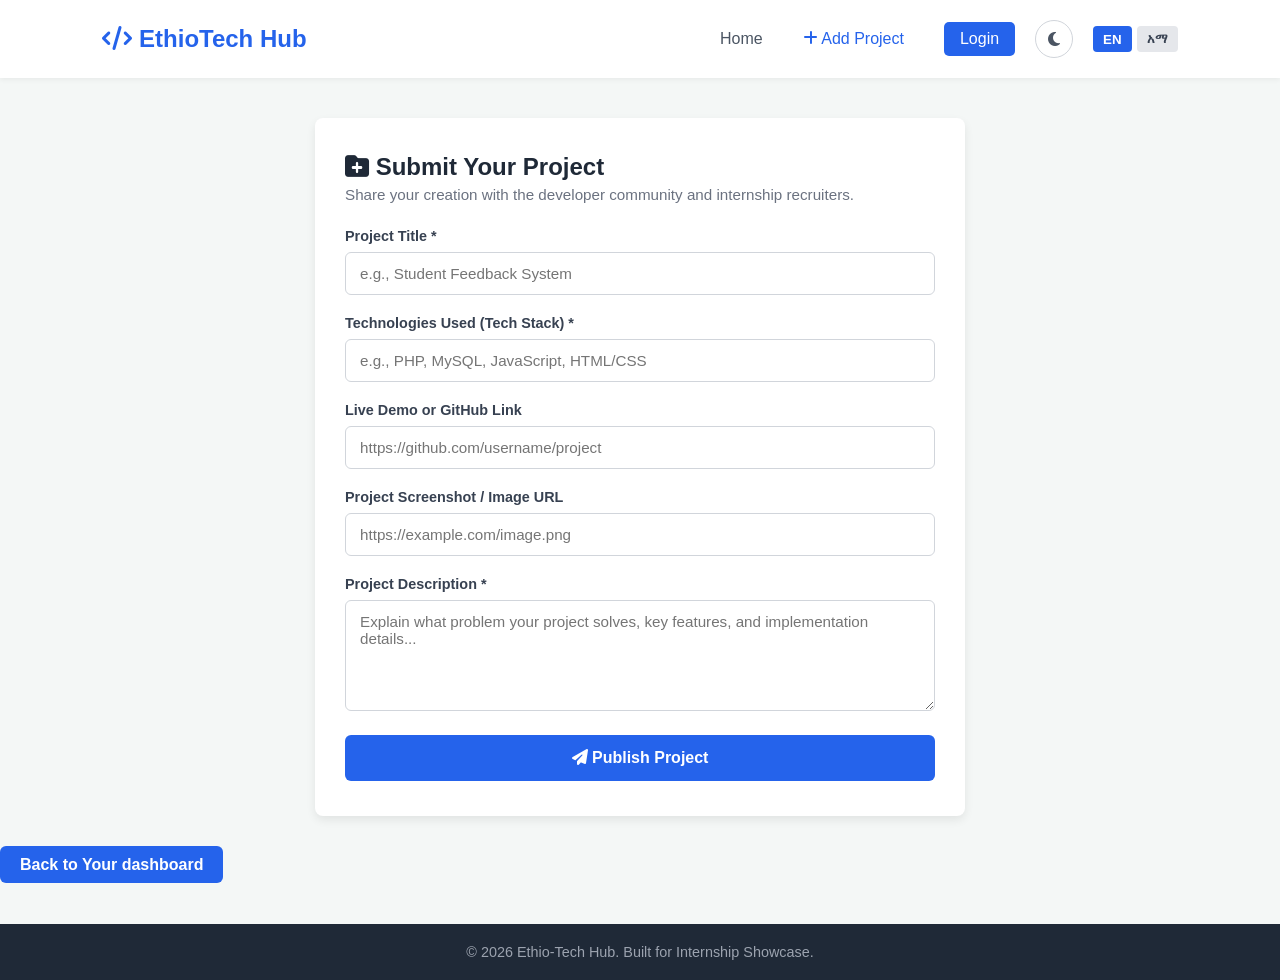
<file: frontend/add-project.html>
<!DOCTYPE html>
<html lang="en">
<head>
    <meta charset="UTF-8">
    <meta name="viewport" content="width=device-width, initial-scale=1.0">
    <title>Add New Project - EthioTech Hub</title>
    <link rel="stylesheet" href="style.css">
    <!-- FontAwesome icons -->
    <link rel="stylesheet" href="https://cdnjs.cloudflare.com/ajax/libs/font-awesome/6.4.0/css/all.min.css">
</head>
<body>

    <!-- Navigation Bar -->
    <header>
        <div class="logo">
            <h2><i class="fa-solid fa-code"></i> EthioTech Hub</h2>
        </div>
        <nav>
            <a href="../index.html">Home</a>
            <a href="add-project.html" class="active"><i class="fa-solid fa-plus"></i> Add Project</a>
            <a href="login.html" class="btn-login">Login</a>
             <button id="themeToggle" class="theme-btn" title="Toggle Dark/Light Mode">
                <i class="fa-solid fa-moon"></i>
            </button>
            <div class="lang-switch" style="display: inline-flex; gap: 5px;">
    <button onclick="changeLanguage('en')" id="btnEn" style="background: #2563eb; color: white; border: none; padding: 5px 10px; border-radius: 4px; cursor: pointer; font-weight: bold;">EN</button>
    <button onclick="changeLanguage('am')" id="btnAm" style="background: #e5e7eb; color: #374151; border: none; padding: 5px 10px; border-radius: 4px; cursor: pointer; font-weight: bold;">አማ</button>
</div>
        </nav>
    </header>

    <!-- Form Section -->
    <main class="container">
        <div class="form-card">
            <h2><i class="fa-solid fa-folder-plus"></i> Submit Your Project</h2>
            <p class="form-subtitle">Share your creation with the developer community and internship recruiters.</p>

          <form action="../backend/add-project.php" method="POST">
    <div class="form-group">
        <label for="projectTitle">Project Title *</label>
        <input type="text" id="projectTitle" name="title" placeholder="e.g., Student Feedback System" required>
    </div>

    <div class="form-group">
        <label for="techStack">Technologies Used (Tech Stack) *</label>
        <input type="text" id="techStack" name="tech_stack" placeholder="e.g., PHP, MySQL, JavaScript, HTML/CSS" required>
    </div>

    <div class="form-group">
        <label for="projectLink">Live Demo or GitHub Link</label>
        <input type="url" id="projectLink" name="project_link" placeholder="https://github.com/username/project">
    </div>

    <div class="form-group">
        <label for="imageUrl">Project Screenshot / Image URL</label>
        <input type="url" id="imageUrl" name="image_url" placeholder="https://example.com/image.png">
    </div>

    <div class="form-group">
        <label for="description">Project Description *</label>
        <textarea id="description" name="description" rows="5" placeholder="Explain what problem your project solves, key features, and implementation details..." required></textarea>
    </div>

    <button type="submit" class="btn-submit"><i class="fa-solid fa-paper-plane"></i> Publish Project</button>
</form>
        </div>
    </main>
   <a href="../backend/dashboard.php" class="btn-submit" style="text-decoration:none; width:auto; padding: 10px 20px;">Back to Your dashboard</a>
    
    <!-- Footer -->
    <footer>
        <p>&copy; 2026 Ethio-Tech Hub. Built for Internship Showcase.</p>
    </footer>
 <script src="script.js"></script>
</body>
</html>
</file>
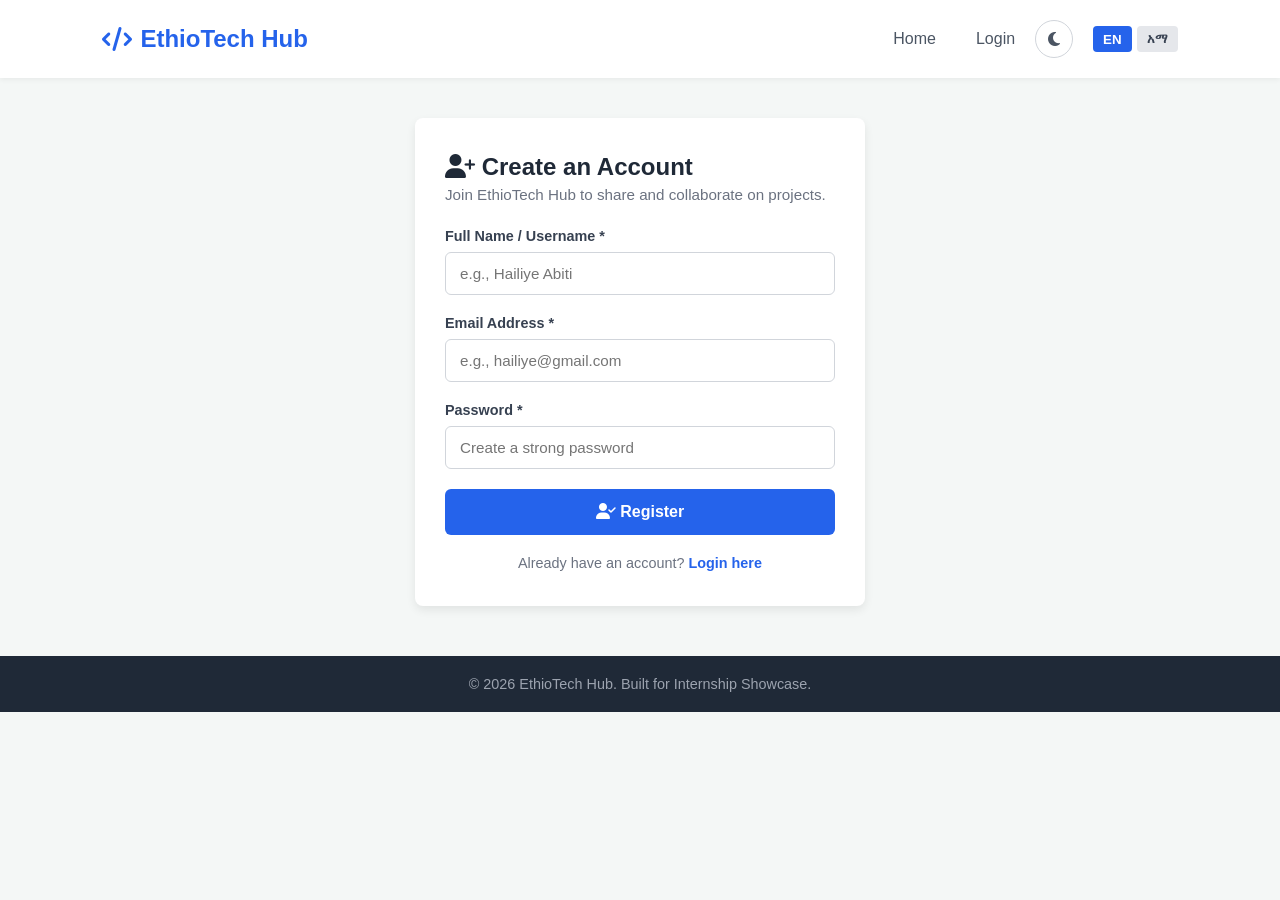
<file: frontend/register.html>
<!DOCTYPE html>
<html lang="en">
<head>
    <meta charset="UTF-8">
    <meta name="viewport" content="width=device-width, initial-scale=1.0">
    <title>Register - EthioTech Hub</title>
    <link rel="stylesheet" href="style.css">
    <link rel="stylesheet" href="https://cdnjs.cloudflare.com/ajax/libs/font-awesome/6.4.0/css/all.min.css">
</head>
<body>

    <!-- Navigation Bar -->
    <header>
        <div class="logo">
            <h2><a href="../index.html"><i class="fa-solid fa-code"></i> EthioTech Hub</a></h2>
        </div>
        <nav class="nav-links">
            <a href="../index.html">Home</a>
          
            <a href="login.html">Login</a>
            <!-- Dark Mode Toggle Button -->
            <button id="themeToggle" class="theme-btn" title="Toggle Dark/Light Mode">
                <i class="fa-solid fa-moon"></i>
            </button>
            <div class="lang-switch" style="display: inline-flex; gap: 5px;">
    <button onclick="changeLanguage('en')" id="btnEn" style="background: #2563eb; color: white; border: none; padding: 5px 10px; border-radius: 4px; cursor: pointer; font-weight: bold;">EN</button>
    <button onclick="changeLanguage('am')" id="btnAm" style="background: #e5e7eb; color: #374151; border: none; padding: 5px 10px; border-radius: 4px; cursor: pointer; font-weight: bold;">አማ</button>
</div>
        </nav>
    </header>

    <!-- Register Form Container -->
    <main class="container">
        <div class="form-card auth-card">
            <h2><i class="fa-solid fa-user-plus"></i> Create an Account</h2>
            <p class="form-subtitle">Join EthioTech Hub to share and collaborate on projects.</p>

           <form action="../backend/register.php" method="POST">
                <div class="form-group">
                    <label for="username">Full Name / Username *</label>
                    <input type="text" id="username" name="username" placeholder="e.g., Hailiye Abiti" required>
                </div>

                <div class="form-group">
                    <label for="email">Email Address *</label>
                    <input type="email" id="email" name="email" placeholder="e.g., hailiye@gmail.com" required>
                </div>

                <div class="form-group">
                    <label for="password">Password *</label>
                    <input type="password" id="password" name="password" placeholder="Create a strong password" required>
                </div>

                <button type="submit" class="btn-submit"><i class="fa-solid fa-user-check"></i> Register</button>
            </form>

            <p class="auth-redirect">
                Already have an account? <a href="login.html">Login here</a>
            </p>
        </div>
    </main>

    <!-- Footer -->
    <footer>
        <p>&copy; 2026 EthioTech Hub. Built for Internship Showcase.</p>
    </footer>

    <script src="script.js"></script>
</body>
</html>
</file>
<file: frontend/style.css>
* {
    margin: 0;
    padding: 0;
    box-sizing: border-box;
    font-family: 'Segoe UI', Tahoma, Geneva, Verdana, sans-serif;
}

body {
    background-color: #f4f7f6;
    color: #333;
}

/* Header Styles */
header {
    background: #ffffff;
    display: flex;
    justify-content: space-between;
    align-items: center;
    padding: 20px 8%;
    box-shadow: 0 2px 5px rgba(0,0,0,0.05);
}

header .logo h2 {
    color: #2563eb;
}

header nav a {
    text-decoration: none;
    color: #4b5563;
    margin-left: 20px;
    font-weight: 500;
}

header nav a:hover, header nav a.active {
    color: #2563eb;
}

header nav .btn-login {
    background: #2563eb;
    color: white;
    padding: 8px 16px;
    border-radius: 5px;
}

header nav .btn-login:hover {
    background: #1d4ed8;
    color: white;
}

/* Hero Section */
.hero {
    background: linear-gradient(135deg, #1e3a8a, #2563eb);
    color: white;
    text-align: center;
    padding: 60px 20px;
}

.hero h1 {
    font-size: 2.5rem;
    margin-bottom: 10px;
}

.hero p {
    font-size: 1.1rem;
    margin-bottom: 30px;
    opacity: 0.9;
}

.search-box {
    display: flex;
    justify-content: center;
    max-width: 600px;
    margin: 0 auto;
}

.search-box input {
    width: 70%;
    padding: 12px 15px;
    border: none;
    border-radius: 5px 0 0 5px;
    outline: none;
    font-size: 1rem;
}

.search-box button {
    background: #10b981;
    color: white;
    border: none;
    padding: 0 20px;
    border-radius: 0 5px 5px 0;
    cursor: pointer;
    font-size: 1rem;
}

.search-box button:hover {
    background: #059669;
}

/* Main Container & Cards */
.container {
    max-width: 1200px;
    margin: 40px auto;
    padding: 0 20px;
}

.container > h2 {
    margin-bottom: 20px;
    color: #1f2937;
}

.projects-grid {
    display: grid;
    grid-template-columns: repeat(auto-fit, minmax(320px, 1fr));
    gap: 25px;
}

.project-card {
    background: white;
    border-radius: 8px;
    overflow: hidden;
    box-shadow: 0 4px 6px rgba(0,0,0,0.05);
    transition: transform 0.3s ease;
}

.project-card:hover {
    transform: translateY(-5px);
}

.project-card img {
    width: 100%;
    height: 160px;
    object-fit: cover;
}

.card-content {
    padding: 20px;
}

.tech-badge {
    background: #eff6ff;
    color: #2563eb;
    padding: 4px 10px;
    font-size: 0.8rem;
    border-radius: 4px;
    font-weight: 600;
}

.card-content h3 {
    margin: 10px 0 8px 0;
    font-size: 1.2rem;
    color: #1f2937;
}

.card-content p {
    font-size: 0.9rem;
    color: #6b7280;
    margin-bottom: 20px;
    line-height: 1.4;
}

.card-footer {
    display: flex;
    justify-content: space-between;
    align-items: center;
    border-top: 1px solid #f3f4f6;
    padding-top: 12px;
}

.author {
    font-size: 0.85rem;
    color: #4b5563;
}

.btn-details {
    text-decoration: none;
    background: #f3f4f6;
    color: #2563eb;
    padding: 6px 12px;
    border-radius: 4px;
    font-size: 0.85rem;
    font-weight: 500;
}

.btn-details:hover {
    background: #2563eb;
    color: white;
}

/* Footer */
footer {
    text-align: center;
    padding: 20px;
    background: #1f2937;
    color: #9ca3af;
    font-size: 0.9rem;
    margin-top: 50px;
}
/* Form Section Styling */
.form-card {
    background: white;
    max-width: 650px;
    margin: 20px auto;
    padding: 35px 30px;
    border-radius: 8px;
    box-shadow: 0 4px 10px rgba(0, 0, 0, 0.08);
}

.form-card h2 {
    color: #1f2937;
    margin-bottom: 5px;
}

.form-subtitle {
    color: #6b7280;
    font-size: 0.95rem;
    margin-bottom: 25px;
}

.form-group {
    margin-bottom: 20px;
}

.form-group label {
    display: block;
    margin-bottom: 8px;
    font-weight: 600;
    color: #374151;
    font-size: 0.9rem;
}

.form-group input, 
.form-group textarea {
    width: 100%;
    padding: 12px 14px;
    border: 1px solid #d1d5db;
    border-radius: 6px;
    font-size: 0.95rem;
    outline: none;
    transition: border-color 0.2s ease;
}

.form-group input:focus, 
.form-group textarea:focus {
    border-color: #2563eb;
    box-shadow: 0 0 0 3px rgba(37, 99, 235, 0.1);
}

.btn-submit {
    width: 100%;
    background: #2563eb;
    color: white;
    border: none;
    padding: 14px;
    border-radius: 6px;
    font-size: 1rem;
    font-weight: 600;
    cursor: pointer;
    transition: background 0.2s ease;
}

.btn-submit:hover {
    background: #1d4ed8;
}

/* Detail Page Styles */
.detail-container {
    max-width: 900px;
}

.btn-back {
    display: inline-block;
    text-decoration: none;
    color: #4b5563;
    font-weight: 500;
    margin-bottom: 20px;
}

.btn-back:hover {
    color: #2563eb;
}

.project-detail-card {
    background: white;
    border-radius: 8px;
    overflow: hidden;
    box-shadow: 0 4px 10px rgba(0,0,0,0.05);
    margin-bottom: 40px;
}

.detail-img {
    width: 100%;
    height: 350px;
    object-fit: cover;
}

.detail-body {
    padding: 30px;
}

.detail-body h1 {
    margin: 12px 0 8px 0;
    color: #1f2937;
}

.project-author {
    color: #6b7280;
    font-size: 0.9rem;
    margin-bottom: 25px;
}

.description-box h3, .comments-section h3 {
    color: #1f2937;
    margin-bottom: 10px;
    font-size: 1.2rem;
}

.description-box p {
    color: #4b5563;
    line-height: 1.6;
    margin-bottom: 25px;
}

.btn-github {
    display: inline-block;
    background: #1f2937;
    color: white;
    padding: 10px 20px;
    border-radius: 6px;
    text-decoration: none;
    font-weight: 500;
}

.btn-github:hover {
    background: #111827;
}

/* Comments Styling */
.comments-section {
    background: white;
    padding: 30px;
    border-radius: 8px;
    box-shadow: 0 4px 10px rgba(0,0,0,0.05);
}

.comment-form {
    margin: 20px 0;
}

.comment-form input, .comment-form textarea {
    width: 100%;
    padding: 10px;
    margin-bottom: 12px;
    border: 1px solid #d1d5db;
    border-radius: 6px;
    outline: none;
}

.btn-comment {
    background: #2563eb;
    color: white;
    border: none;
    padding: 8px 16px;
    border-radius: 6px;
    cursor: pointer;
    font-weight: 500;
}

.btn-comment:hover {
    background: #1d4ed8;
}

.comment-item {
    background: #f9fafb;
    padding: 15px;
    border-radius: 6px;
    border-left: 4px solid #2563eb;
    margin-top: 15px;
}

.comment-item h4 {
    font-size: 0.95rem;
    color: #1f2937;
}

.comment-item p {
    font-size: 0.9rem;
    color: #4b5563;
    margin: 5px 0;
}
/* Auth Pages Styling */
.auth-card {
    max-width: 450px !important;
}

.auth-redirect {
    text-align: center;
    margin-top: 20px;
    font-size: 0.9rem;
    color: #6b7280;
}

.auth-redirect a {
    color: #2563eb;
    text-decoration: none;
    font-weight: 600;
}

.auth-redirect a:hover {
    text-decoration: underline;
}
.comment-date {
    font-size: 0.75rem;
    color: #9ca3af;
}

/* --- Header & Theme Toggle Button Styles --- */
header .logo a {
    text-decoration: none;
    color: inherit;
    display: flex;
    align-items: center;
    gap: 8px;
}

header nav {
    display: flex;
    align-items: center;
    gap: 20px;
}

.theme-btn {
    background: transparent;
    border: 1px solid #d1d5db;
    color: #4b5563;
    width: 38px;
    height: 38px;
    border-radius: 50%;
    cursor: pointer;
    display: flex;
    align-items: center;
    justify-content: center;
    font-size: 1rem;
    transition: all 0.3s ease;
}

.theme-btn:hover {
    background: #f3f4f6;
    color: #2563eb;
}

/* --- Dark Mode Variables & Classes --- */
body.dark-mode {
    background-color: #111827;
    color: #f3f4f6;
}

body.dark-mode header {
    background-color: #1f2937;
    box-shadow: 0 2px 5px rgba(0,0,0,0.3);
}

body.dark-mode header nav a {
    color: #9ca3af;
}

body.dark-mode header nav a:hover, 
body.dark-mode header nav a.active {
    color: #60a5fa;
}

body.dark-mode .theme-btn {
    border-color: #374151;
    color: #9ca3af;
}

body.dark-mode .theme-btn:hover {
    background: #374151;
    color: #60a5fa;
}

body.dark-mode .project-card,
body.dark-mode .form-card,
body.dark-mode .comments-section,
body.dark-mode .comment-item {
    background-color: #1f2937;
    color: #f3f4f6;
    box-shadow: 0 4px 6px rgba(0,0,0,0.2);
}

body.dark-mode .project-card img {
    opacity: 0.9;
}

body.dark-mode .card-content h3,
body.dark-mode .form-card h2,
body.dark-mode .detail-body h1,
body.dark-mode .description-box h3,
body.dark-mode .comments-section h3,
body.dark-mode .comment-item h4 {
    color: #f9fafb;
}

body.dark-mode .card-content p,
body.dark-mode .project-author,
body.dark-mode .description-box p,
body.dark-mode .comment-item p,
body.dark-mode .form-subtitle {
    color: #9ca3af;
}

body.dark-mode .form-group input,
body.dark-mode .form-group textarea,
body.dark-mode .comment-form input,
body.dark-mode .comment-form textarea {
    background-color: #111827;
    border-color: #374151;
    color: #f3f4f6;
}

body.dark-mode .tech-badge {
    background: #1e3a8a;
    color: #93c5fd;
}
</file>
